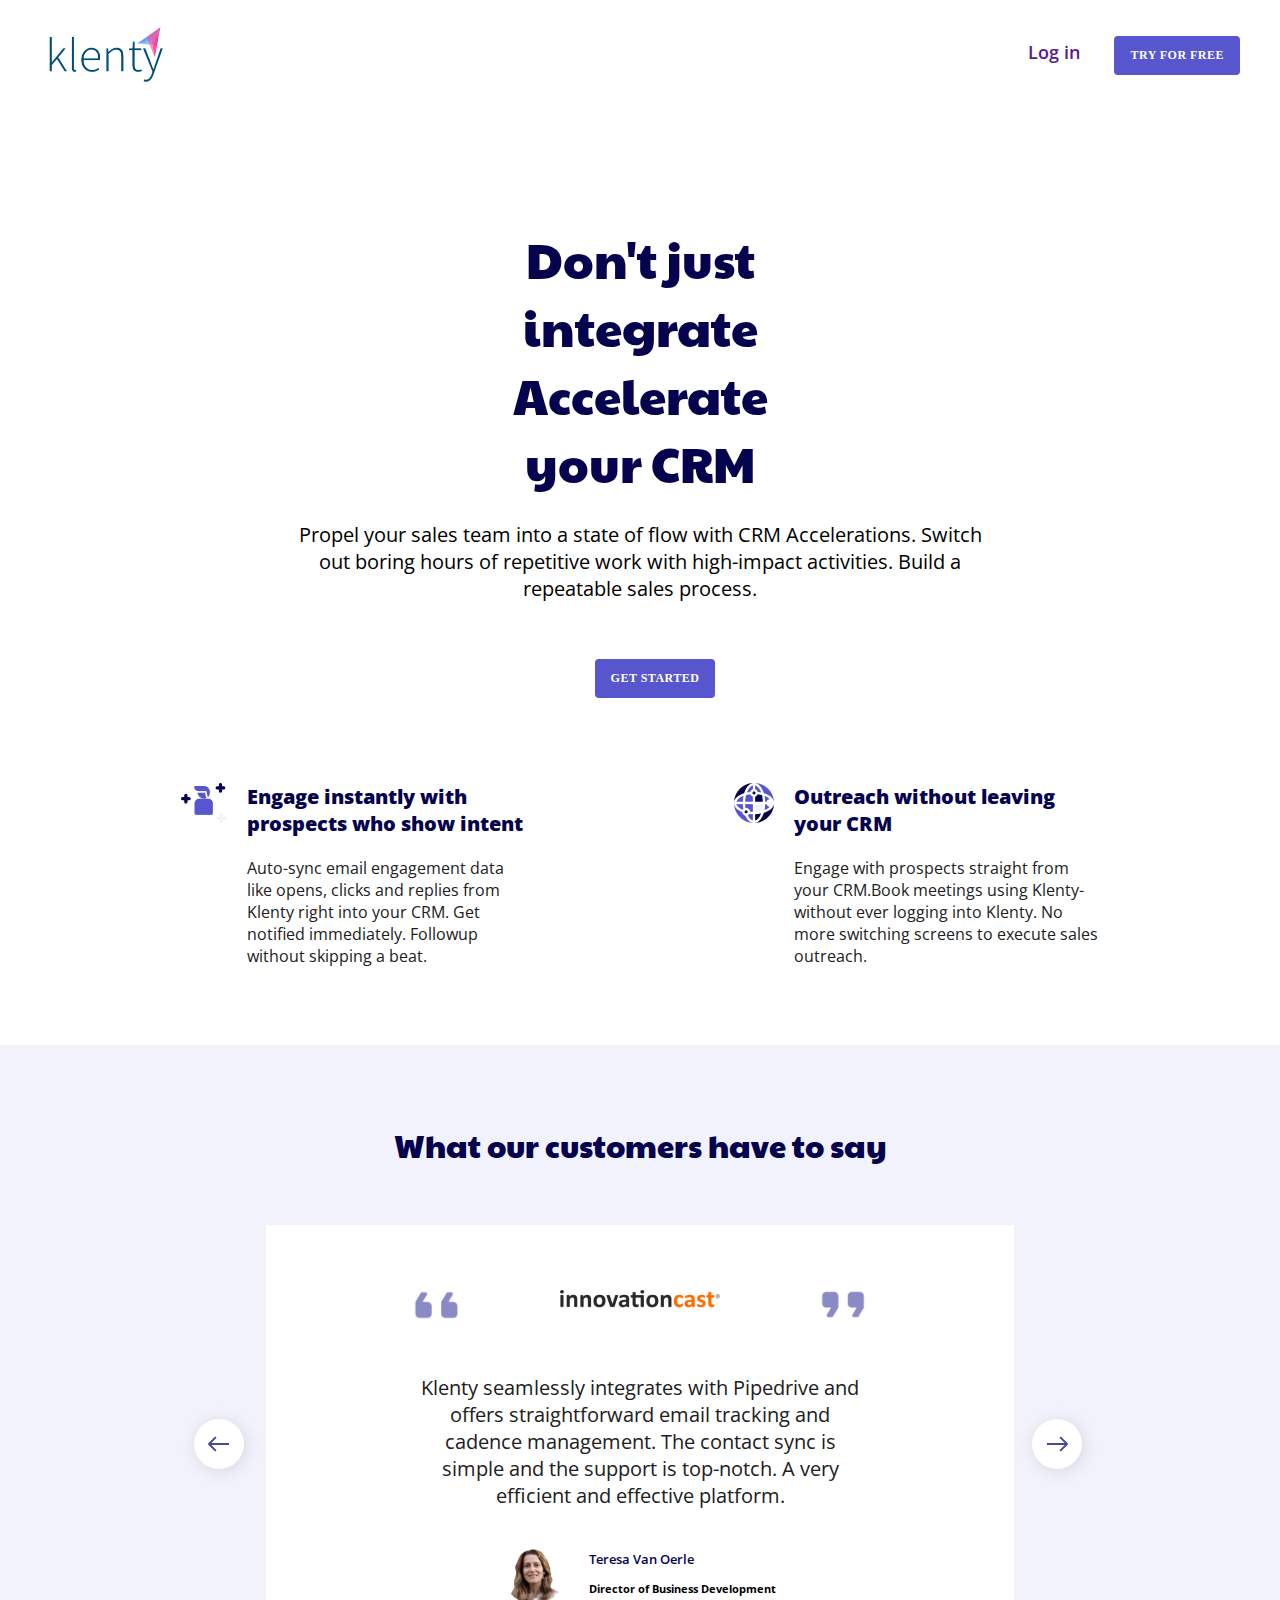
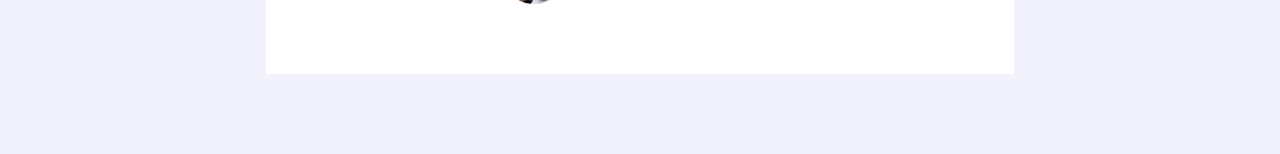
<file: index.html>
<!DOCTYPE html>
<html lang="en">
<head>
    <meta charset="UTF-8">
    <meta http-equiv="X-UA-Compatible" content="IE=edge">
    <meta name="viewport" content="width=device-width, initial-scale=1.0">
    <title>klenty</title>
    <link rel="stylesheet" href="style.css">
</head>
<body>
    <div class="container">
        <div class="section-1">
            <div class="navbar">
                <div class="logo">
                    <img src="images/klenty-logo.png" alt="">
                </div>
                <div class="right-side">
                    <a href="">Log in</a>
                    <button>TRY FOR FREE</button>
                </div>
            </div>
            <div class="hero">
                <h1>Don't just integrate Accelerate your CRM</h1>
                <p>Propel your sales team into a state of flow with CRM Accelerations. Switch out boring hours of repetitive work with high-impact activities. Build a repeatable sales process.</p>
                <button>Get Started</button>
            </div>
            <div class="service">
                <div class="sub-service">
                    <div class="icon">
                        <img src="images/icon1.png" alt="">
                    </div>
                    <div class="content">
                        <h2>Engage instantly with prospects who show intent</h2>
                        <p>Auto-sync email engagement data like opens, clicks and replies from Klenty right into your CRM. Get notified immediately. Followup without skipping a beat.</p>
                    </div>
                </div>
                <div class="sub-service">
                    <div class="icon">
                        <img src="images/icon2.png" alt="">
                    </div>
                    <div class="content">
                        <h2>Outreach without leaving your CRM </h2>
                        <p>Engage with prospects straight from your CRM.Book meetings using Klenty- without ever logging into Klenty. No more switching screens to execute sales outreach.</p>
                    </div>
                </div>
            </div>
        </div>
        <div class="section-2">
            <h3>What our customers have to say</h3>
            <div class="feature">
                <a class="left-arrow" onclick="arrow(-1)">
                    <img src="images/arrow.svg" alt="">
                </a>
                <div class="card">
                    <div class="head">
                        <img class="quote" src="images/qoute-start.png" alt="">
                        <img src="images/company1.png" alt="">
                        <img class="quote"  src="images/qoute-end.png" alt="">
                    </div>
                    <p>Klenty seamlessly integrates with Pipedrive and offers straightforward email tracking and cadence management. The contact sync is simple and the support is top-notch. A very efficient and effective platform.</p>
                    <div class="profile">
                        <div class="image">
                            <img src="images/terersa.png" alt="">
                        </div>
                        <div class="name">
                            <h5>Teresa Van Oerle </h5>
                            <h6>Director of Business Development</h6>
                        </div>
                    </div>
                </div>
                <div class="card">
                    <div class="head">
                        <img class="quote" src="images/qoute-start.png" alt="">
                        <img src="images/company1.png" alt="">
                        <img class="quote"  src="images/qoute-end.png" alt="">
                    </div>
                    <p>Lorem Ipsum is simply dummy text of the printing and typesetting industry. Lorem Ipsum has been the industry's standard dummy text ever since the 1500s, when an unknown printer took a galley of type and scrambled it to make a type specimen book.</p>
                    <div class="profile">
                        <div class="image">
                            <img src="images/alex.png" alt="">
                        </div>
                        <div class="name">
                            <h5>Tin </h5>
                            <h6>Director of Business growth</h6>
                        </div>
                    </div>
                </div>
                <div class="card">
                    <div class="head">
                        <img class="quote" src="images/qoute-start.png" alt="">
                        <img src="images/company1.png" alt="">
                        <img class="quote"  src="images/qoute-end.png" alt="">
                    </div>
                    <p>Klenty seamlessly integrates with Pipedrive and offers straightforward Lorem Ipsum has been the industry's standard dummy text ever since the 1500s, when an unknown printer took a galley of type and scrambled it to make a type specimen book.</p>
                    <div class="profile">
                        <div class="image">
                            <img src="images/Brandon.png" alt="">
                        </div>
                        <div class="name">
                            <h5>FIN </h5>
                            <h6>Director of Development</h6>
                        </div>
                    </div>
                </div>
                <a class="right-arrow" onclick="arrow(1)">
                    <img src="images/arrow2.svg" alt="">
                </a>
            </div>
        </div>
    </div>


    <script src="main.js"></script>
</body>
</html>
</file>
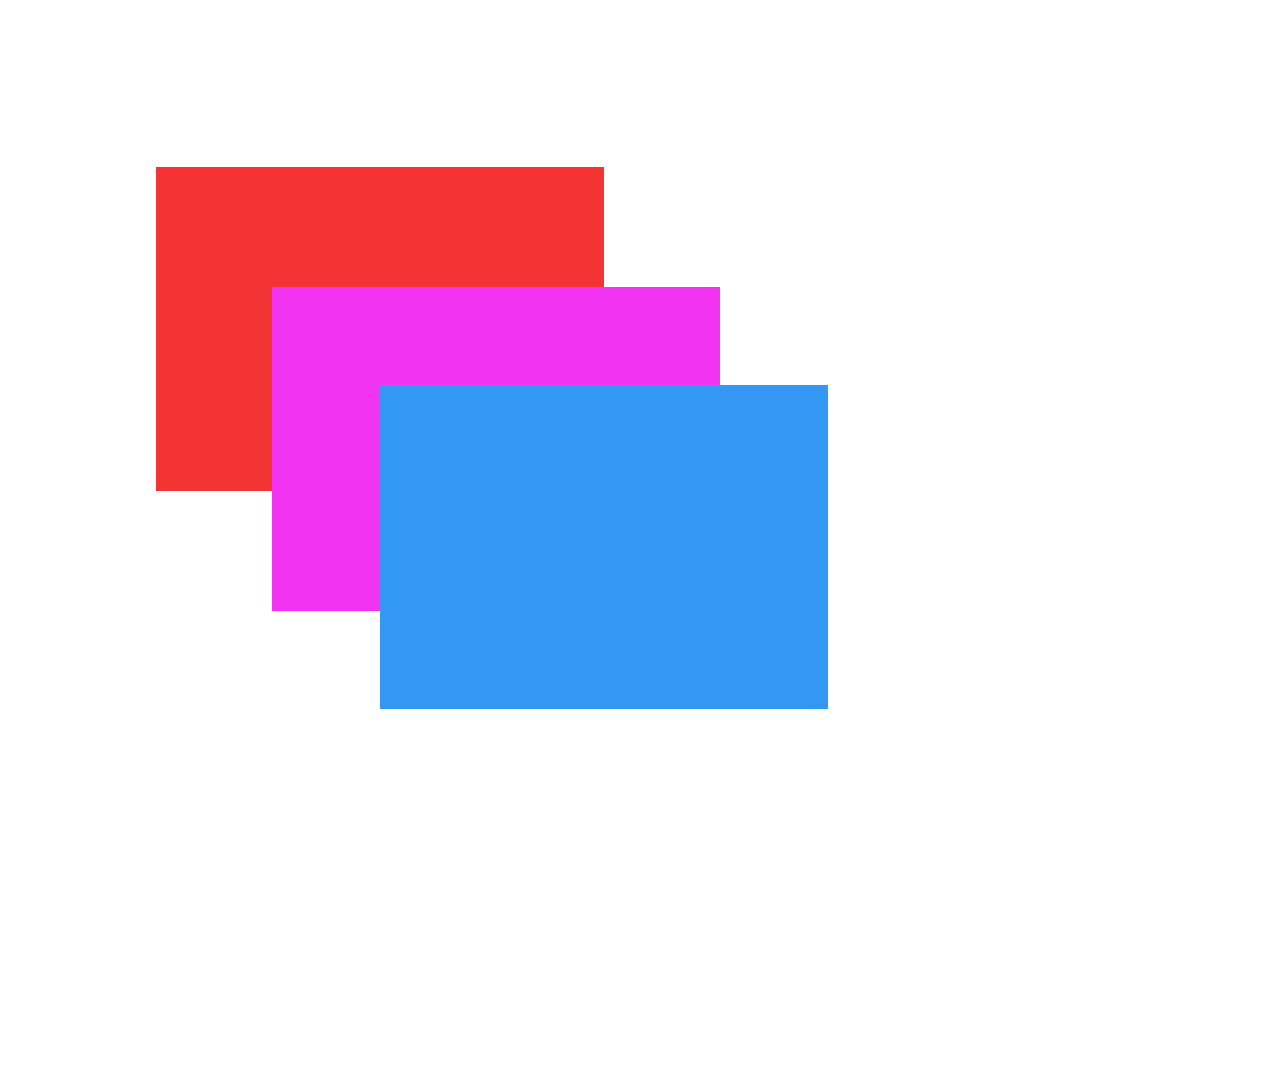
<file: task1.html>
<!DOCTYPE html>
<html lang="en">
<head>
    <meta charset="UTF-8">
    <meta http-equiv="X-UA-Compatible" content="IE=edge">
    <meta name="viewport" content="width=device-width, initial-scale=1.0">
    <title>Task1</title>
    <link rel="stylesheet" href="task1.css">
</head>
<body>
    <div class="container">
        <div class="card red">
            <div class="card pink">
                <div class="card blue">

                </div>
            </div>
        </div>
    </div>
</body>
</html>
</file>
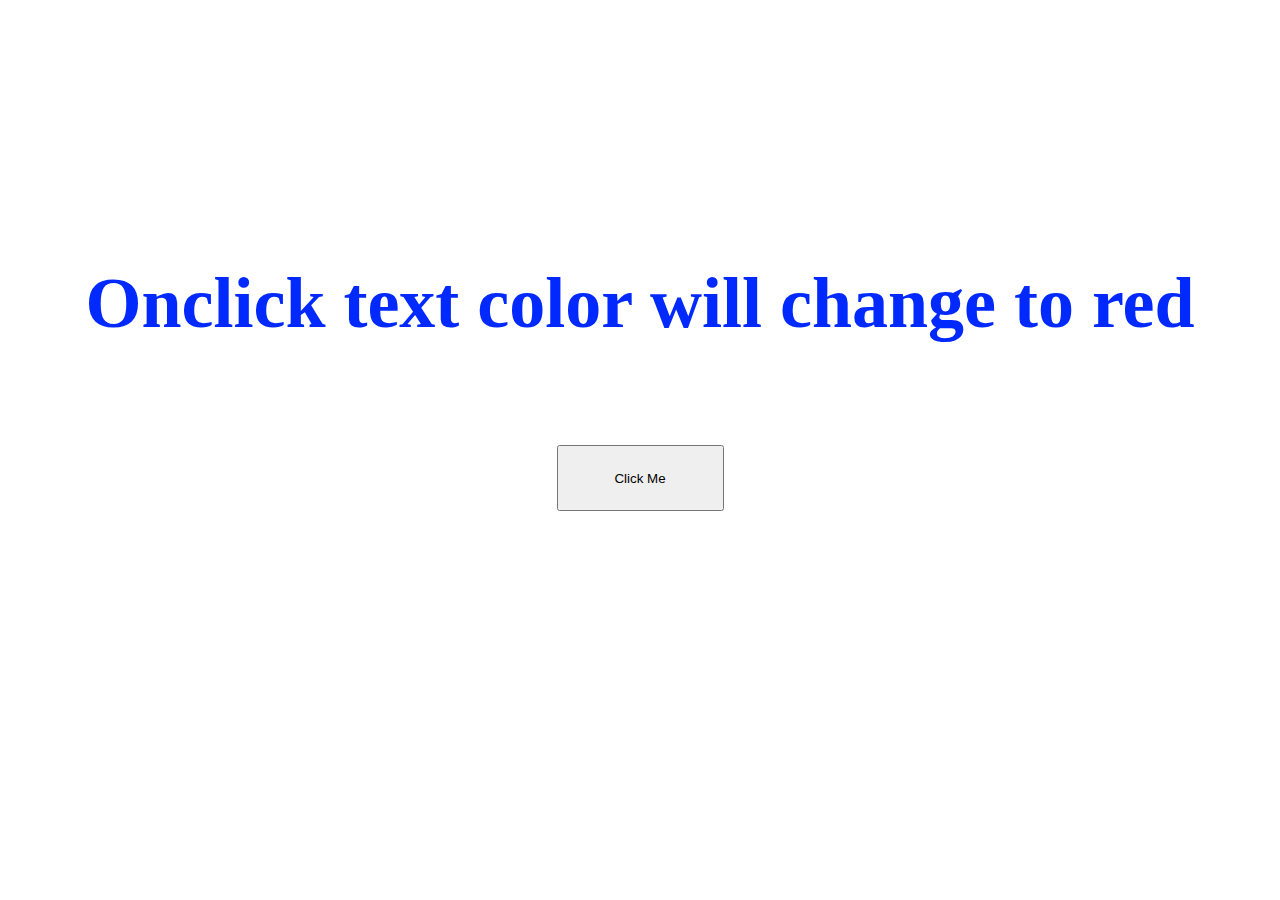
<file: task3.html>
<!DOCTYPE html>
<html lang="en">
<head>
    <meta charset="UTF-8">
    <meta http-equiv="X-UA-Compatible" content="IE=edge">
    <meta name="viewport" content="width=device-width, initial-scale=1.0">
    <title>Document</title>
    <link rel="stylesheet" href="task3.css">
    <script src="task3.js"></script>
</head>
<body>
    <div class="container">
        <h1 class="head" style="color: #0029FF">Onclick text color will change to red</h1>
        <button onclick="changeColor()">Click Me</button>
    </div>
</body>
</html>
</file>
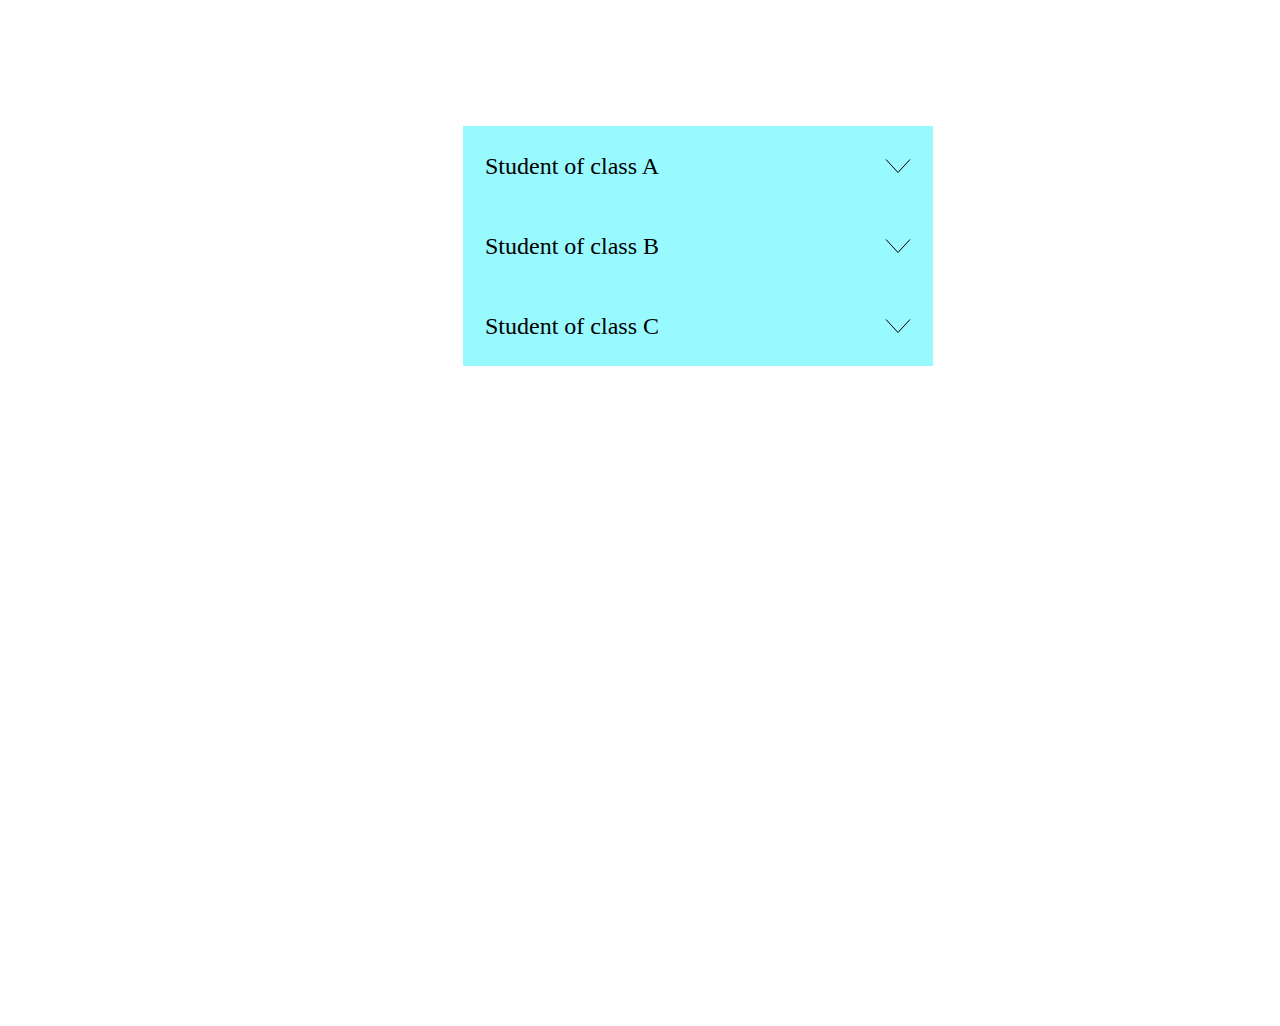
<file: task4.html>
<!DOCTYPE html>
<html lang="en">
<head>
    <meta charset="UTF-8">
    <meta http-equiv="X-UA-Compatible" content="IE=edge">
    <meta name="viewport" content="width=device-width, initial-scale=1.0">
    <title>Task 4</title>
    <link rel="stylesheet" href="task4.css">
    <script src="task4.js"></script>
</head>
<body>
    <div class="container">
        <div class="dropdown">
            <ul>
                <li>
                    <div class="head" onclick="show1()">
                        <span>Student of class A</span>
                        <img class="arrow-down1 active" src="images/downarrow.svg" alt="">
                        <img class="arrow-right1" src="images/right.svg" alt="">
                    </div>
                    
                    <ul id="droplist1">
                        <li>Student 1</li>
                        <li>Student 2</li>
                        <li>Student 3</li>
                    </ul>
                </li>
                <li>
                    <div class="head"onclick="show2()">
                        <span>Student of class B</span>
                        <img class="arrow-down2 active" src="images/downarrow.svg" alt="">
                        <img class="arrow-right2" src="images/right.svg" alt="">
                    </div>
                    <ul id="droplist2">
                        <li>Student 1</li>
                        <li>Student 2</li>
                        <li>Student 3</li>
                    </ul>
                </li>
                <li>
                    <div class="head"onclick="show3()">
                        <span>Student of class C</span>
                        <img class="arrow-down3 active" src="images/downarrow.svg" alt="">
                        <img class="arrow-right3" src="images/right.svg" alt="">
                    </div>
                    <ul id="droplist3">
                        <li>Student 1</li>
                        <li>Student 2</li>
                        <li>Student 3</li>
                    </ul>
                </li>
            </ul>
        </div>
        
    </div>
</body>
</html>
</file>
<file: style.css>
@import url('https://fonts.googleapis.com/css2?family=Paytone+One&display=swap');
@import url('https://fonts.googleapis.com/css2?family=Open+Sans:wght@300;600;700&display=swap');

body{
    font-family: 'Open Sans', sans-serif; 
}

h1,h3{
    font-family: 'Paytone One', sans-serif;
    font-weight: 400;
    color: #05034E;
}

*{
    margin: 0;
    padding: 0;
    box-sizing: border-box;
}

.container{
    max-width: 1440px;
    margin: 0 auto;
}

.section-1{
    width: 100%;
    display: flex;
    flex-direction: column;
}

.section-1 .navbar{
    display: flex;
    align-items: center;
    justify-content: space-between;
    height: 110px;
    width: 100%;
    padding: 0px 40px;
}

.section-1 .navbar .logo img{
    height: 60px;
}

a{
    text-decoration: none;
    font-weight: 600;
    font-size: 18px;
    line-height: 25px;
}

button{
    padding: 12px 16px;
    background: #5856CE;
    border-radius: 4px;
    margin-left: 30px;
    border: none;
    color: white;
    font-family: Inter;
    font-style: normal;
    font-weight: 600;
    font-size: 12px;
    line-height: 15px;
    letter-spacing: 0.04em;
    text-transform: uppercase;
}

.section-1 .hero {
    text-align: center;
    padding: 85px 283px;
}

.section-1 .hero h1{
    margin: 30px 188px 24px 188px;
    font-style: normal;
    font-weight: normal;
    font-size: 48.83px;
    line-height: 68px;
}

.section-1 .hero p{
    margin-bottom: 56px;
    font-style: normal;
    font-weight: 400;
    font-size: 20px;
    line-height: 27.24px;
}

.section-1 .service{
    display: flex;
    padding: 0px 181px 78px 181px;
    gap:203px
}

.section-1 .service .content{
    display: flex;
    flex-direction: column;
    gap:20px;
}

.section-1 .service .sub-service{
    display: flex;
    gap:20px;
}


.section-1 .service .content h2{
    font-family: Open Sans;
    font-style: normal;
    font-weight: 800;
    font-size: 20px;
    line-height: 27px;
    color: #05034E;
    height: 54px;
    display: flex;
}

.section-1 .service .content p{
    font-family: Open Sans;
    font-style: normal;
    font-weight: normal;
    font-size: 16px;
    line-height: 22px;
    color: #202020;
}

.section-2{
    max-width: 1400px;
    background-color: #F2F2FD;
    padding: 80px 181px;
    text-align: center;
}

.section-2 h3{
    font-size: 31px;
    line-height: 40px;
}

.section-2 .feature {
    display: flex;
    align-items: center;
    justify-content: center;
    gap: 5px;
    margin-top: 60px;
}

.section-2 .feature .card{
    background: white;
    padding: 65px 147px;

}

.section-2 .feature .card .head{
    display: flex;
    justify-content: space-between;
    align-items: flex-start;
}

.section-2 .feature .card .quote{
    height: 30px;
}

.section-2 .feature .card p{
    margin-top: 54px;
    font-family: Open Sans;
font-style: normal;
font-weight: normal;
font-size: 20px;
line-height: 27px;
text-align: center;
color: #202020;
}

.section-2 .feature .card .profile{
    margin-top: 35px;
    display: flex;
    gap: 25px;
    justify-content: center;
}

.section-2 .feature .card .profile img{
    width: 60px;
    height: 60px;
}

.section-2 .feature .card .profile .name{
    display: flex;
    flex-direction: column;
    align-items: flex-start;
    justify-content: space-between;
    height: 60px;
    font-size: 16px;
    line-height: 30px;
}
.section-2 .feature .card .profile .name h5{
    color: #05034E;
    font-family: Open Sans;
font-style: normal;
font-weight: 600;
}
</file>
<file: task1.css>
*{
    margin: 0;
    padding: 0;
    box-sizing: border-box;
}

.container{
    max-width: 1440px;
    height: 100vh;
}

.card {
    width: 448px;
    height: 324px;
}

.red{
    position: relative;
    background: #F43333;
    margin-left: 156px;
    margin-top: 167px;
}

.pink{
    position: absolute;
    background: #F133F4;
    margin-left: 116px;
    margin-top: 120px;
}

.blue{
    position: absolute;
    background: #3398F4;
    margin-left: 108px;
    margin-top: 98px;
}
</file>
<file: task3.css>
*{
    margin: 0;
    padding: 0;
    box-sizing: border-box;
}

.container{
    max-width: 100vw;
    margin: 0 auto;
    height: 100vh;
    display: flex;
    flex-direction: column;
    align-items: center;
    gap: 100px;
}

.head{
    font-size: 72px;
    margin-top: 262px;
}

button{
    width: 167px;
    height: 66px;
}
</file>
<file: task4.css>
*{
    margin: 0;
    padding: 0;
    box-sizing: border-box;
}

.container{
    max-width: 100vw;
    margin: 0 auto;
    height: 100vh;
}

.dropdown{
    margin-top: 126px;
    margin-left: 463px;
}

ul{
    list-style: none;
}

ul li ul li{
    width: 470px;
    padding: 26px 22px;
    font-size: 24px;
    line-height: 28px;
    background: rgba(152, 249, 255, 0.45);
border: 1px solid #98F9FF;
}

.head{
    width: 470px;
    padding: 26px 22px;
    font-size: 24px;
    line-height: 28px;
    background: #98F9FF;
    display: flex;
    justify-content: space-between;
}

#droplist1, #droplist2, #droplist3{
    display: none;
}

#droplist1.active, #droplist2.active, #droplist3.active {
    display: block;
}

.arrow-down1, .arrow-right1, .arrow-down2, .arrow-right2, .arrow-down3, .arrow-right3{
    display: none;
}

.arrow-down1.active, .arrow-right1.active, .arrow-down2.active, .arrow-right2.active, .arrow-down3.active, .arrow-right3.active{
    display: block;
}
</file>
